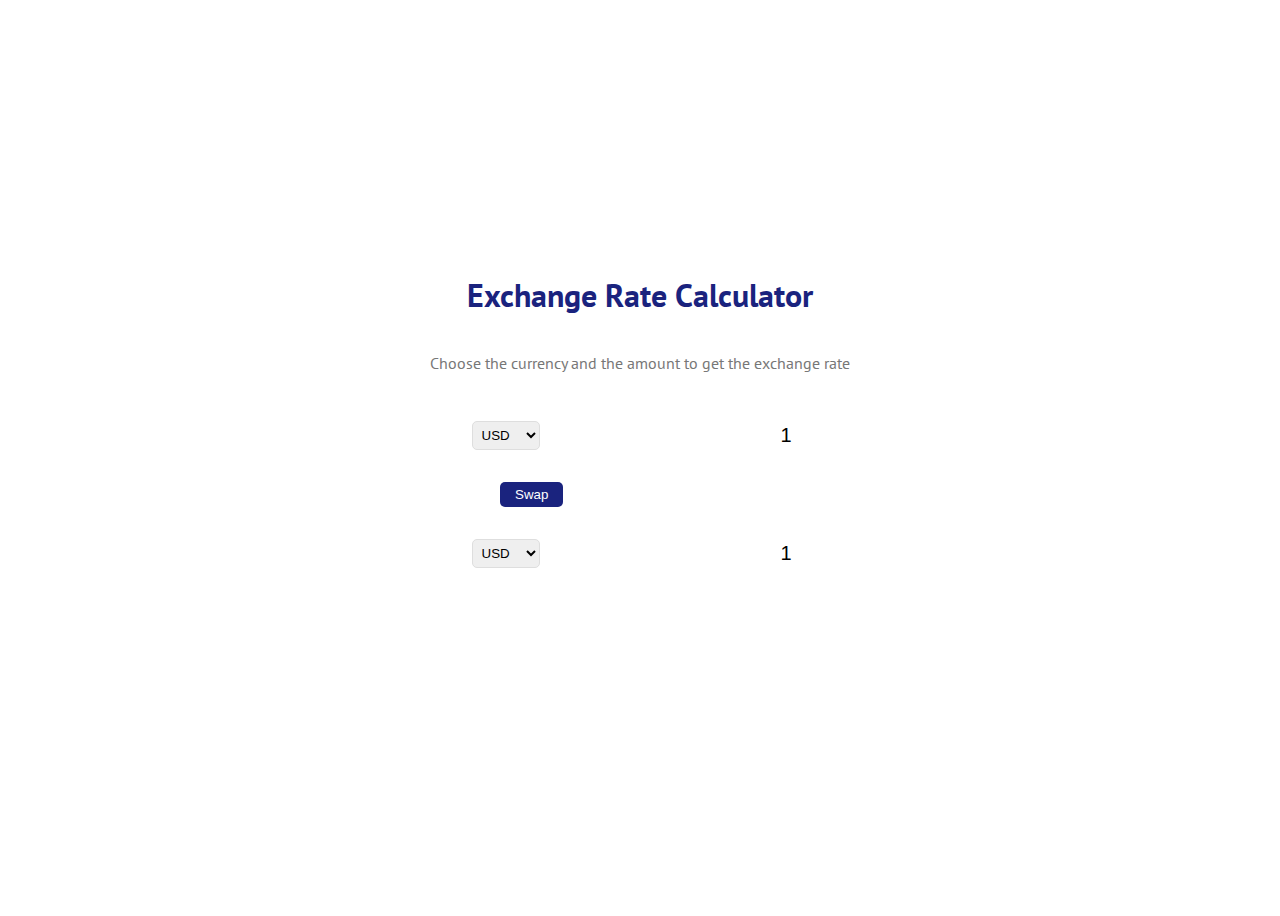
<file: exchange-rate/index.html>
<!DOCTYPE html>
<html lang="en">
  <head>
    <meta charset="UTF-8" />
    <meta name="viewport" content="width=device-width, initial-scale=1.0" />
    <title>Exchange Rate</title>
    <link rel="stylesheet" href="style.css" />
    <link
      href="https://fonts.googleapis.com/css2?family=PT+Sans&display=swap"
      rel="stylesheet"
    />
    <!-- Provide your font awesome script here -->
  </head>
  <body>
    <div style="font-size: 100px; color: #004d40;">
      <i class="fas fa-money-bill-wave"></i>
    </div>
    <h1>Exchange Rate Calculator</h1>
    <p>Choose the currency and the amount to get the exchange rate</p>
    <div class="currency">
      <select name="currency-1" id="currency-1">
        <options value="AED">AED</options>
        <option value="ARS">ARS</option>
        <option value="AUD">AUD</option>
        <option value="BGN">BGN</option>
        <option value="BSD">BSD</option>
        <option value="CAD">CAD</option>
        <option value="CHF">CHF</option>
        <option value="CLP">CLP</option>
        <option value="CNY">CNY</option>
        <option value="COP">COP</option>
        <option value="CZK">CZK</option>
        <option value="DKK">DKK</option>
        <option value="DOP">DOP</option>
        <option value="EGP">EGP</option>
        <option value="EUR">EUR</option>
        <option value="FJD">FJD</option>
        <option value="GBP">GBP</option>
        <option value="GTQ">GTQ</option>
        <option value="HKD">HKD</option>
        <option value="HRK">HRK</option>
        <option value="HUF">HUF</option>
        <option value="IDR">IDR</option>
        <option value="ILS">ILS</option>
        <option value="INR">INR</option>
        <option value="ISK">ISK</option>
        <option value="JPY">JPY</option>
        <option value="KRW">KRW</option>
        <option value="KZT">KZT</option>
        <option value="MXN">MXN</option>
        <option value="MYR">MYR</option>
        <option value="NOK">NOK</option>
        <option value="NZD">NZD</option>
        <option value="PAB">PAB</option>
        <option value="PEN">PEN</option>
        <option value="PHP">PHP</option>
        <option value="PKR">PKR</option>
        <option value="PLN">PLN</option>
        <option value="PYG">PYG</option>
        <option value="RON">RON</option>
        <option value="RUB">RUB</option>
        <option value="SAR">SAR</option>
        <option value="SEK">SEK</option>
        <option value="SGD">SGD</option>
        <option value="THB">THB</option>
        <option value="TRY">TRY</option>
        <option value="TWD">TWD</option>
        <option value="UAH">UAH</option>
        <option value="USD" selected>USD</option>
        <option value="UYU">UYU</option>
        <option value="ZAR">ZAR</option>
      </select>
      <input type="number" value="1" min="0" id="amount-1" />
    </div>
    <div class="rate-container">
      <button class="btn" id="swap">Swap</button>
      <div id="rate"></div>
    </div>
    <div class="currency">
      <select name="currency-2" id="currency-2">
        <options value="AED">AED</options>
        <option value="ARS">ARS</option>
        <option value="AUD">AUD</option>
        <option value="BGN">BGN</option>
        <option value="BSD">BSD</option>
        <option value="CAD">CAD</option>
        <option value="CHF">CHF</option>
        <option value="CLP">CLP</option>
        <option value="CNY">CNY</option>
        <option value="COP">COP</option>
        <option value="CZK">CZK</option>
        <option value="DKK">DKK</option>
        <option value="DOP">DOP</option>
        <option value="EGP">EGP</option>
        <option value="EUR">EUR</option>
        <option value="FJD">FJD</option>
        <option value="GBP">GBP</option>
        <option value="GTQ">GTQ</option>
        <option value="HKD">HKD</option>
        <option value="HRK">HRK</option>
        <option value="HUF">HUF</option>
        <option value="IDR">IDR</option>
        <option value="ILS">ILS</option>
        <option value="INR">INR</option>
        <option value="ISK">ISK</option>
        <option value="JPY">JPY</option>
        <option value="KRW">KRW</option>
        <option value="KZT">KZT</option>
        <option value="MXN">MXN</option>
        <option value="MYR">MYR</option>
        <option value="NOK">NOK</option>
        <option value="NZD">NZD</option>
        <option value="PAB">PAB</option>
        <option value="PEN">PEN</option>
        <option value="PHP">PHP</option>
        <option value="PKR">PKR</option>
        <option value="PLN">PLN</option>
        <option value="PYG">PYG</option>
        <option value="RON">RON</option>
        <option value="RUB">RUB</option>
        <option value="SAR">SAR</option>
        <option value="SEK">SEK</option>
        <option value="SGD">SGD</option>
        <option value="THB">THB</option>
        <option value="TRY">TRY</option>
        <option value="TWD">TWD</option>
        <option value="UAH">UAH</option>
        <option value="USD" selected>USD</option>
        <option value="UYU">UYU</option>
        <option value="ZAR">ZAR</option>
      </select>
      <input type="number" value="1" min="0" id="amount-2" />
    </div>
    <div class="currency"></div>
    <script src="script.js"></script>
  </body>
</html>
</file>
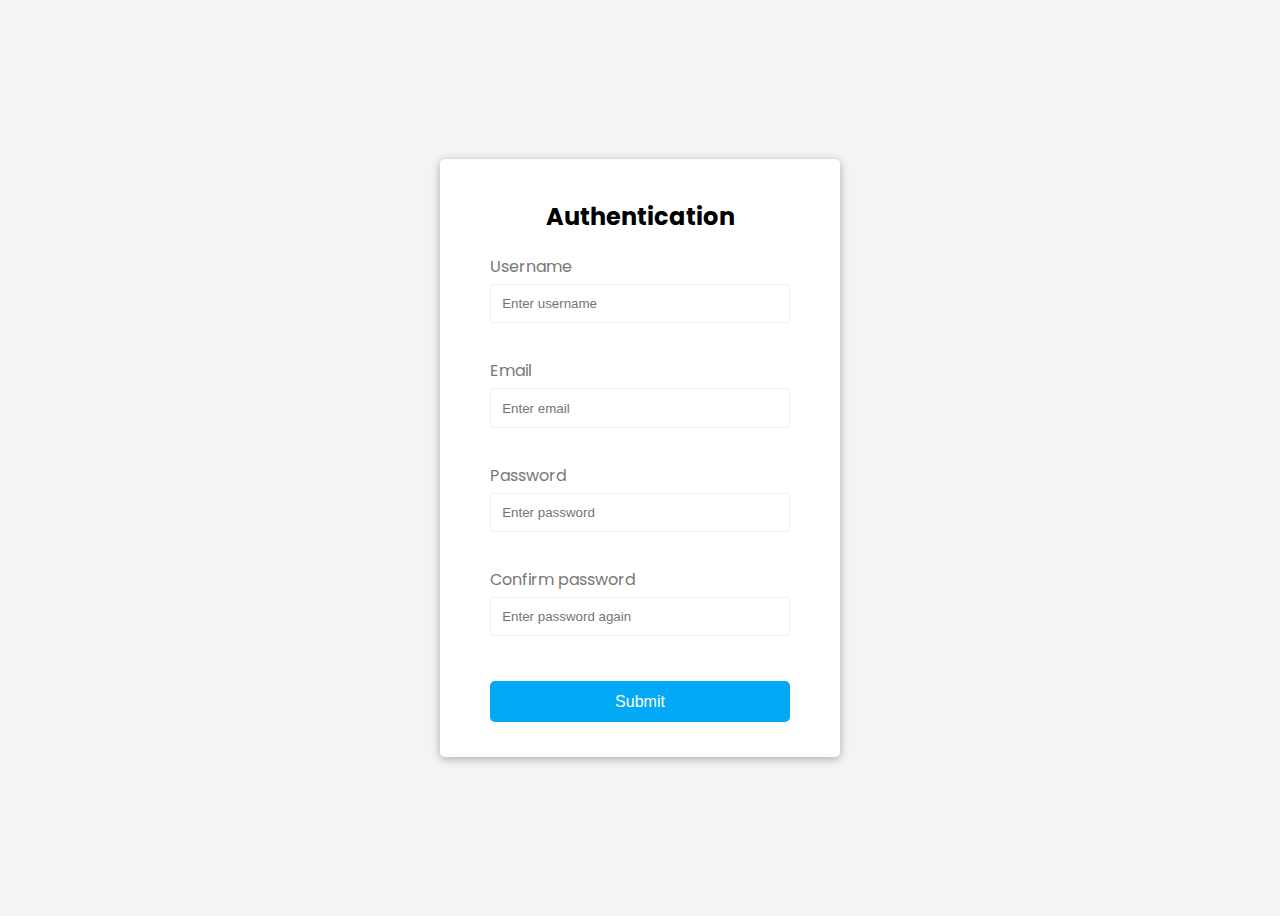
<file: form-validator/index.html>
<!DOCTYPE html>
<html lang="en">

<head>
    <meta charset="UTF-8">
    <meta name="viewport" content="width=device-width, initial-scale=1.0">
    <meta http-equiv="X-UA-Compatible" content="ie=edge">
    <link href="https://fonts.googleapis.com/css?family=Poppins&display=swap" rel="stylesheet">
    <link rel="stylesheet" href="style.css">

    <title>Form Validator</title>
</head>

<body>

    <main class="container">
        <form id="form" class="form">
            <h2 id="form-title">Authentication</h2>
            <div class="form-control">
                <label for="username">Username</label>
                <input type="text" id="username" placeholder="Enter username">
                <small class="error-message">Error message</small>
            </div>
            <div class="form-control">
                <label for="email">Email</label>
                <input type="text" id="email" placeholder="Enter email">
                <small class="error-message">Error message</small>
            </div>
            <div class="form-control">
                <label for="password">Password</label>
                <input type="password" id="password" placeholder="Enter password">
                <small class="error-message">Error message</small>
            </div>
            <div class="form-control">
                <label for="confirm-password">Confirm password</label>
                <input type="password" id="confirm-password" placeholder="Enter password again">
                <small class="error-message">Error message</small>
            </div>
            <button id="submit-button" type="submit">Submit</button>
        </form>
    </main>

    <script src="app.js"></script>
</body>

</html>
</file>
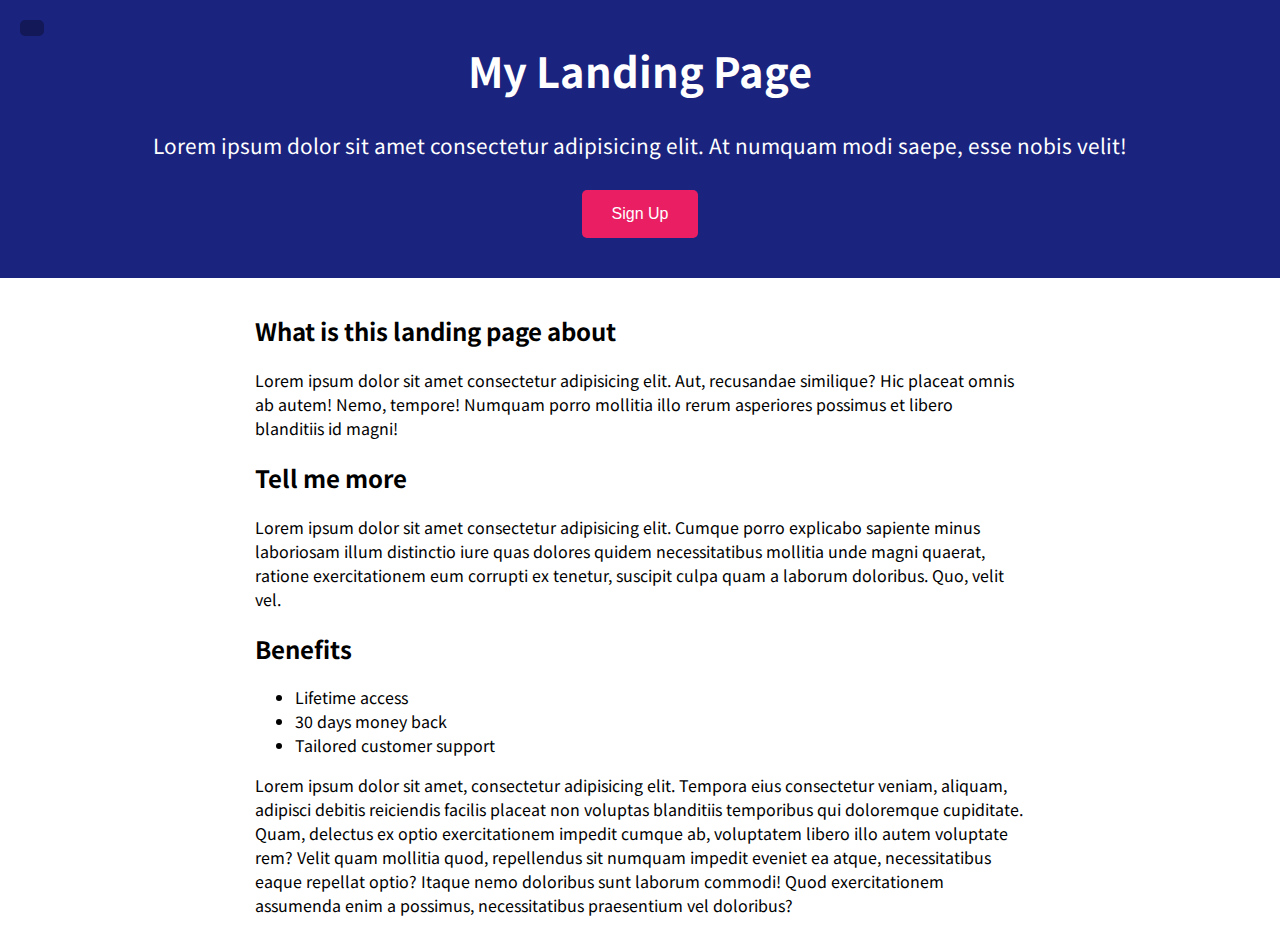
<file: modal-menu-slider/index.html>
<!DOCTYPE html>
<html lang="en">
  <head>
    <meta charset="UTF-8" />
    <meta name="viewport" content="width=device-width, initial-scale=1.0" />
    <!-- Font awesome script here -->
    <link rel="stylesheet" href="./style.css" />
    <title>Document</title>
  </head>
  <body>
    <!-- The nav -->
    <nav>
      <div class="profile-pic">
        <!-- Image here -->
      </div>
      <ul>
        <li>
          <a href="#">Home</a>
        </li>
        <li>
          <a href="#">Portfolio</a>
        </li>
        <li>
          <a href="#">Blog</a>
        </li>
        <li>
          <a href="#">Contact Me</a>
        </li>
      </ul>
    </nav>

    <!-- The header -->
    <header>
      <button class="toggle" id="toggle">
        <i class="fas fa-bars fa-2x"></i>
      </button>

      <h1>My Landing Page</h1>
      <p>
        Lorem ipsum dolor sit amet consectetur adipisicing elit. At numquam modi
        saepe, esse nobis velit!
      </p>
      <button class="sign-up" id="open">Sign Up</button>
    </header>

    <!-- The content -->
    <div class="container">
      <h2>What is this landing page about</h2>
      <p>
        Lorem ipsum dolor sit amet consectetur adipisicing elit. Aut, recusandae
        similique? Hic placeat omnis ab autem! Nemo, tempore! Numquam porro
        mollitia illo rerum asperiores possimus et libero blanditiis id magni!
      </p>

      <h2>Tell me more</h2>
      <p>
        Lorem ipsum dolor sit amet consectetur adipisicing elit. Cumque porro
        explicabo sapiente minus laboriosam illum distinctio iure quas dolores
        quidem necessitatibus mollitia unde magni quaerat, ratione
        exercitationem eum corrupti ex tenetur, suscipit culpa quam a laborum
        doloribus. Quo, velit vel.
      </p>

      <h2>Benefits</h2>
      <ul>
        <li>Lifetime access</li>
        <li>30 days money back</li>
        <li>Tailored customer support</li>
      </ul>

      <p>
        Lorem ipsum dolor sit amet, consectetur adipisicing elit. Tempora eius
        consectetur veniam, aliquam, adipisci debitis reiciendis facilis placeat
        non voluptas blanditiis temporibus qui doloremque cupiditate. Quam,
        delectus ex optio exercitationem impedit cumque ab, voluptatem libero
        illo autem voluptate rem? Velit quam mollitia quod, repellendus sit
        numquam impedit eveniet ea atque, necessitatibus eaque repellat optio?
        Itaque nemo doloribus sunt laborum commodi! Quod exercitationem
        assumenda enim a possimus, necessitatibus praesentium vel doloribus?
      </p>
    </div>

    <!-- The modal -->
    <div class="modal-container" id="modal">
      <div class="modal">
        <button class="close-btn" id="close">
          <i class="fas fa-times"></i>
        </button>
        <div class="modal-header">
          <h3>Sign Up</h3>
        </div>
        <div class="modal-content">
          <p>Register with us to get offers, support and more</p>
          <form class="modal-form">
            <div>
              <label for="name">Name</label>
              <input
                type="text"
                id="name"
                placeholder="Enter name"
                class="form-input"
              />
            </div>
            <div>
              <label for="email">Email</label>
              <input
                type="text"
                id="email"
                placeholder="Enter email"
                class="form-input"
              />
            </div>
            <div>
              <label for="password">Password</label>
              <input
                type="password"
                id="password"
                placeholder="Enter password"
                class="form-input"
              />
            </div>
            <div>
              <label for="passowrd2">Confirm Password</label>
              <input
                type="password"
                id="password2"
                placeholder="Confirm password"
                class="form-input"
              />
            </div>
            <input type="submit" value="Submit" class="submit-btn" />
          </form>
        </div>
      </div>
    </div>
    <script src="./script.js"></script>
  </body>
</html>
</file>
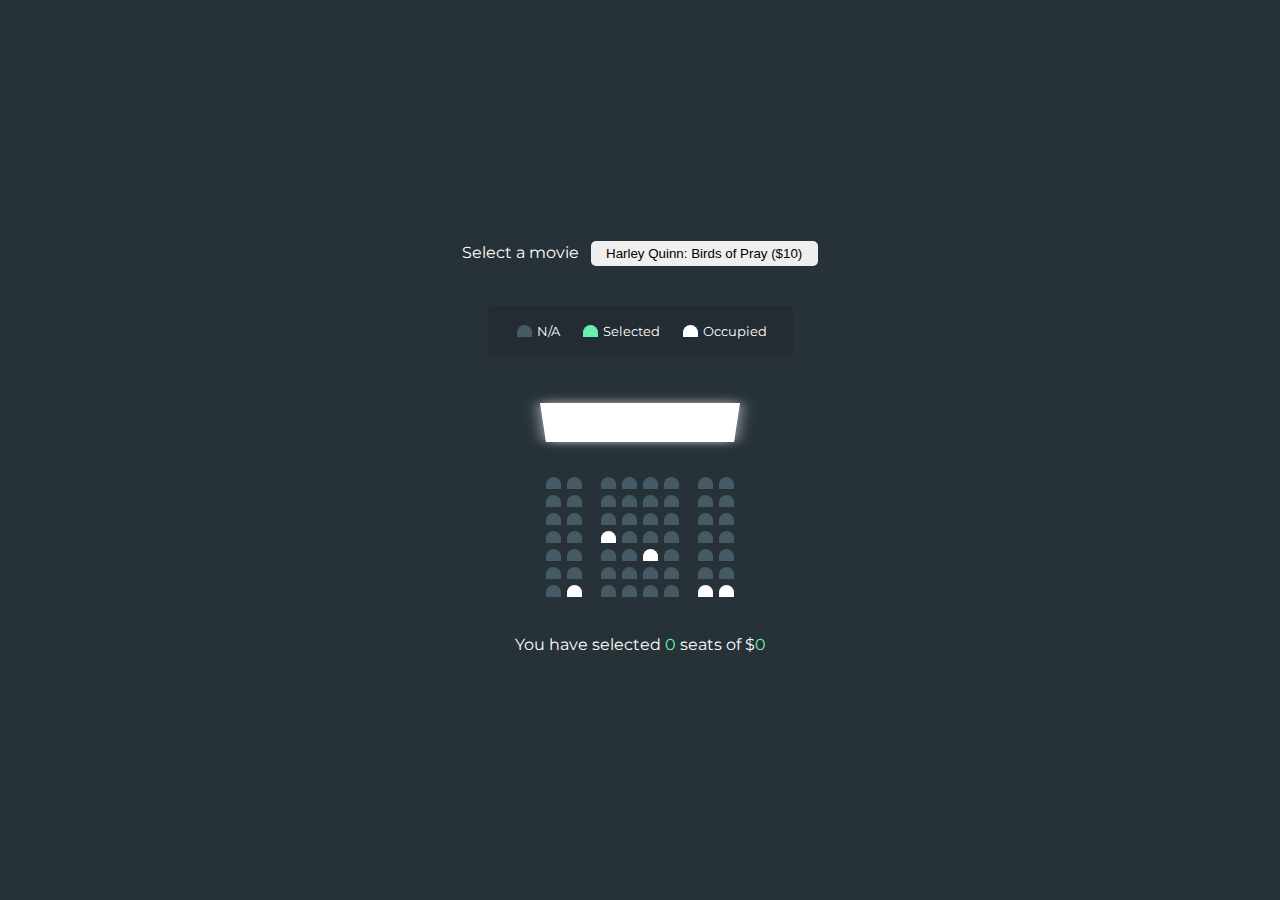
<file: movie-seat-booking/index.html>
<!DOCTYPE html>
<html lang="en">

<head>
    <meta charset="UTF-8">
    <meta name="viewport" content="width=device-width, initial-scale=1.0">
    <meta http-equiv="X-UA-Compatible" content="ie=edge">
    <link rel="stylesheet" href="./style.css">
    <title>Movie Seat Booking</title>
</head>

<body>
    <div class="movies-container">
        <label>Select a movie</label>
        <select id="movie-select">
            <option value="10">Harley Quinn: Birds of Pray ($10)</option>
            <option value="12">Parasite ($12)</option>
            <option value="8">Bad Boys for Life ($8)</option>
            <option value="9">Sonic the hedgehoge ($9)</option>
        </select>
    </div>

    <ul class="legend">
        <li>
            <div class="seat"></div>
            <small>N/A</small>
        </li>
        <li>
            <div class="seat selected"></div>
            <small>Selected</small>
        </li>
        <li>
            <div class="seat occupied"></div>
            <small>Occupied</small>
        </li>
    </ul>

    <div class="container">
        <div class="screen"></div>

        <div class="row">
            <div class="seat"></div>
            <div class="seat"></div>
            <div class="seat"></div>
            <div class="seat"></div>
            <div class="seat"></div>
            <div class="seat"></div>
            <div class="seat"></div>
            <div class="seat"></div>
        </div>
        <div class="row">
            <div class="seat"></div>
            <div class="seat"></div>
            <div class="seat"></div>
            <div class="seat"></div>
            <div class="seat"></div>
            <div class="seat"></div>
            <div class="seat"></div>
            <div class="seat"></div>
        </div>
        <div class="row">
            <div class="seat"></div>
            <div class="seat"></div>
            <div class="seat"></div>
            <div class="seat"></div>
            <div class="seat"></div>
            <div class="seat"></div>
            <div class="seat"></div>
            <div class="seat"></div>
        </div>
        <div class="row">
            <div class="seat"></div>
            <div class="seat"></div>
            <div class="seat occupied"></div>
            <div class="seat"></div>
            <div class="seat"></div>
            <div class="seat"></div>
            <div class="seat"></div>
            <div class="seat"></div>
        </div>
        <div class="row">
            <div class="seat"></div>
            <div class="seat"></div>
            <div class="seat"></div>
            <div class="seat"></div>
            <div class="seat occupied"></div>
            <div class="seat"></div>
            <div class="seat"></div>
            <div class="seat"></div>
        </div>
        <div class="row">
            <div class="seat"></div>
            <div class="seat"></div>
            <div class="seat"></div>
            <div class="seat"></div>
            <div class="seat"></div>
            <div class="seat"></div>
            <div class="seat"></div>
            <div class="seat"></div>
        </div>
        <div class="row">
            <div class="seat"></div>
            <div class="seat occupied"></div>
            <div class="seat"></div>
            <div class="seat"></div>
            <div class="seat"></div>
            <div class="seat"></div>
            <div class="seat occupied"></div>
            <div class="seat occupied"></div>
        </div>
    </div>

    <p class="text">You have selected <span id="count">0</span> seats of $<span id="total">0</span></p>

    <script src="./script.js"></script>
</body>

</html>
</file>
<file: exchange-rate/style.css>
:root {
  --main-color: #1a237e;
}

* {
  box-sizing: border-box;
}

body {
  font-family: 'PT Sans', sans-serif;
  display: flex;
  flex-direction: column;
  justify-content: center;
  align-items: center;
  height: 100vh;
}

h1 {
  color: var(--main-color);
}

p {
  text-align: center;
  color: #777;
}

.rate-container {
  width: 280px;
  display: flex;
  justify-content: space-between;
  align-items: center;
}

.btn {
  color: #fff;
  background-color: var(--main-color);
  padding: 5px 15px;
  border-radius: 5px;
  border: none;
  cursor: pointer;
}

.currency {
  padding: 2rem 0;
  display: flex;
  justify-content: space-between;
  align-items: center;
}

.currency select {
  padding: 5px 10px 5px 5px;
  border: 1px solid #dedede;
  border-radius: 5px;
  outline: none;
}

.currency input {
  text-align: right;
  background-color: transparent;
  border: none;
  outline: none;
  font-size: 20px;
}
</file>
<file: form-validator/style.css>
:root {
    --success-color: #a5d6a7;
    --danger-color: #ef9a9a;
}

* {
    box-sizing: border-box;
}

body {
    font-family: 'Poppins', sans-serif;
    background-color: #f4f4f4;
    display: flex;
    align-items: center;
    justify-content: center;
    min-height: 100vh;
}

.container {
    border-radius: 5px;
    box-shadow: 0 2px 10px rgba(0, 0, 0, 0.3);
    background-color: #fff;
    width: 400px;    
}

#form-title {
    text-align: center;
}

.form {
    padding: 20px 50px;
}

.form-control {
    display: relative;
    padding-bottom: 5px;
    margin-bottom: 5px;
}

.form-control label {
    display: block;
    margin-bottom: 5px;
    color: #777;
}

.form-control input {
    width: 100%;
    padding: 0.7rem;
    border-radius: 3px;
    border: 1px solid #eee;
}

.form-control.success input {
    border: 2px solid var(--success-color) ;
}

.form-control.danger input {
    border: 2px solid var(--danger-color);
}

.form-control input:focus {
    outline: none;
    border-color: #ccc;
}

.form-control .error-message {
    color: var(--danger-color);
    display: absolute;
    top: 0;
    left: 0;
    visibility: hidden;
}

/* Show error message if class danger is present */
.form-control.danger .error-message {
    visibility: visible;
}

#submit-button {
    padding: 0.7rem 1.2rem;
    border-radius: 5px;
    color: #fff;
    background-color: #03a9f4;
    border: none;
    font-size: 16px;
    display: block;
    cursor: pointer;
    width: 100%;
    margin-bottom: 15px;
    margin-top: 15px;
}
</file>
<file: modal-menu-slider/style.css>
@import url('https://fonts.googleapis.com/css2?family=Noto+Sans+JP&display=swap');

:root {
  --modal-duration: 1s;
  --primary-color: #1a237e;
  --secondary-color: #e91e63;
}

* {
  box-sizing: border-box;
}

body {
  font-family: 'Noto Sans JP', sans-serif;
  margin: 0;
  transition: transform 0.3s ease;
}

body.show-nav {
  transform: translateX(200px);
}

nav {
  background-color: var(--primary-color);
  color: #fff;
  border-right: 2px solid #283593;
  position: fixed;
  top: 0;
  left: 0;
  width: 200px;
  height: 100vh;
  z-index: 100;
  transform: translateX(-100%);
}

nav .profile-pic {
  padding: 30px 0;
  text-align: center;
}

nav .profile-pic img {
  width: 100px;
  height: 100px;
  border-radius: 50%;
}

nav ul {
  padding: 0;
  margin: 0;
  list-style-type: none;
}

nav ul li {
  padding: 20px;
  border-bottom: 2px solid #283593;
}

nav ul li:first-of-type {
  border-top: 2px solid #283593;
}

nav ul li a {
  color: #fff;
  text-decoration: none;
}

nav ul li a:hover {
  text-decoration: underline;
}

header {
  background-color: var(--primary-color);
  text-align: center;
  font-size: 1.3rem;
  color: #fff;
  padding: 40px 15px;
  position: relative;
}

header h1 {
  margin: 0;
}

header p {
  margin: 30px 0;
}

button,
input[type='submit'] {
  background-color: var(--secondary-color);
  padding: 8px 12px;
  cursor: pointer;
  border: none;
  border-radius: 5px;
  color: #fff;
}

button.toggle {
  background-color: rgba(0, 0, 0, 0.3);
  position: absolute;
  top: 20px;
  left: 20px;
}

button.sign-up {
  padding: 15px 30px;
  font-size: 1rem;
}

.container {
  padding: 15px;
  margin: 0 auto;
  max-width: 100%;
  width: 800px;
}

.modal-container {
  display: none;
  background-color: rgba(0, 0, 0, 0.6);
  position: fixed;
  top: 0;
  right: 0;
  bottom: 0;
  left: 0;
}

.modal-container.show-modal {
  display: block;
}

.modal {
  background-color: #fff;
  border-radius: 5px;
  position: absolute;
  left: 50%;
  top: 20%;
  transform: translate(-50%, -50px);
  max-width: 100%;
  width: 400px;
  overflow: hidden; /* No scroll bar */
  animation-name: modalopen;
  animation-duration: var(--modal-duration);
}

.modal-header {
  background-color: var(--primary-color);
  padding: 20px;
  color: #fff;
}

.modal-header h3 {
  margin: 0;
}

.modal-content {
  padding: 20px;
}

.modal-form div {
  margin: 15px 0;
}

.modal-form div label {
  display: block;
  margin-bottom: 5px;
}

.modal-form div .form-input {
  padding: 8px;
  width: 100%;
  border: 1px solid #ccc;
  border-radius: 5px;
}

.close-btn {
  position: absolute;
  top: 0;
  right: 0;
  background-color: transparent;
  padding: 0;
  margin: 10px;
}

.close-btn:focus {
  outline: none;
}

.submit-btn {
  margin-top: 10px;
  font-size: 1rem;
}

@keyframes modalopen {
  from {
    opacity: 0;
  }

  to {
    opacity: 1;
  }
}
</file>
<file: movie-seat-booking/style.css>
@import url('https://fonts.googleapis.com/css?family=Montserrat&display=swap');

* {
    box-sizing: border-box;
}

body {
    display: flex;
    flex-direction: column;
    align-items: center;
    justify-content: center;
    height: 100vh;
    font-family: 'Montserrat', sans-serif;
    background-color: #263238;
    color: #fff;
    margin: 0;
}

.movies-container {
    margin-bottom: 1.5rem;
}

.movies-container #movie-select {
    border: none;
    border-radius: 5px;
    margin-left: 0.5rem;
    padding: 5px 15px 5px 15px;
    -moz-appearance: none;
    -webkit-appearance: none;
    appearance: none;
    outline: none;
}

.container {
    perspective: 1000px;
    margin-bottom: 30px;
}

.seat {
    background-color: #455a64 ;
    height: 12px;
    width: 15px;
    margin: 3px;
    border-top-left-radius: 10px;
    border-top-right-radius: 10px;
}

.seat.selected {
    background-color: #69f0ae;
}

.seat.occupied {
    background-color: #fff;
}

.seat:nth-of-type(2) {
    margin-right: 1rem;
}

.seat:nth-last-of-type(2) {
    margin-left: 1rem;
}

.seat:not(.occupied):hover {
    cursor: pointer;
    transform: scale(1.2);
}

/* Seats in the legend have the default behaviour */
.legend .seat:hover {
    cursor: default;
    transform: scale(1);
}

.legend {
    display: flex;
    list-style-type: none;
    background-color: rgba(0, 0, 0, 0.1);
    border-radius: 5px;
    padding: 1rem;
    justify-content: space-between;
}

.legend li {
    display: flex;
    align-items: center;
    justify-content: center;
    margin: 0 10px;
}

.legend li .seat {
    margin-right: 5px;
}

.row {
    display: flex;
}

.screen {
    background-color: #fff;
    height: 70px;
    width: 100%;
    margin: 1rem 0;
    box-shadow: 0px 0px 15px 0px rgba(255, 255, 255, 0.7);
    transform: rotateX(-60deg);
}

p.text {
    margin: 5px 0;
}

p.text span {
    color: #69f0ae;
}
</file>
